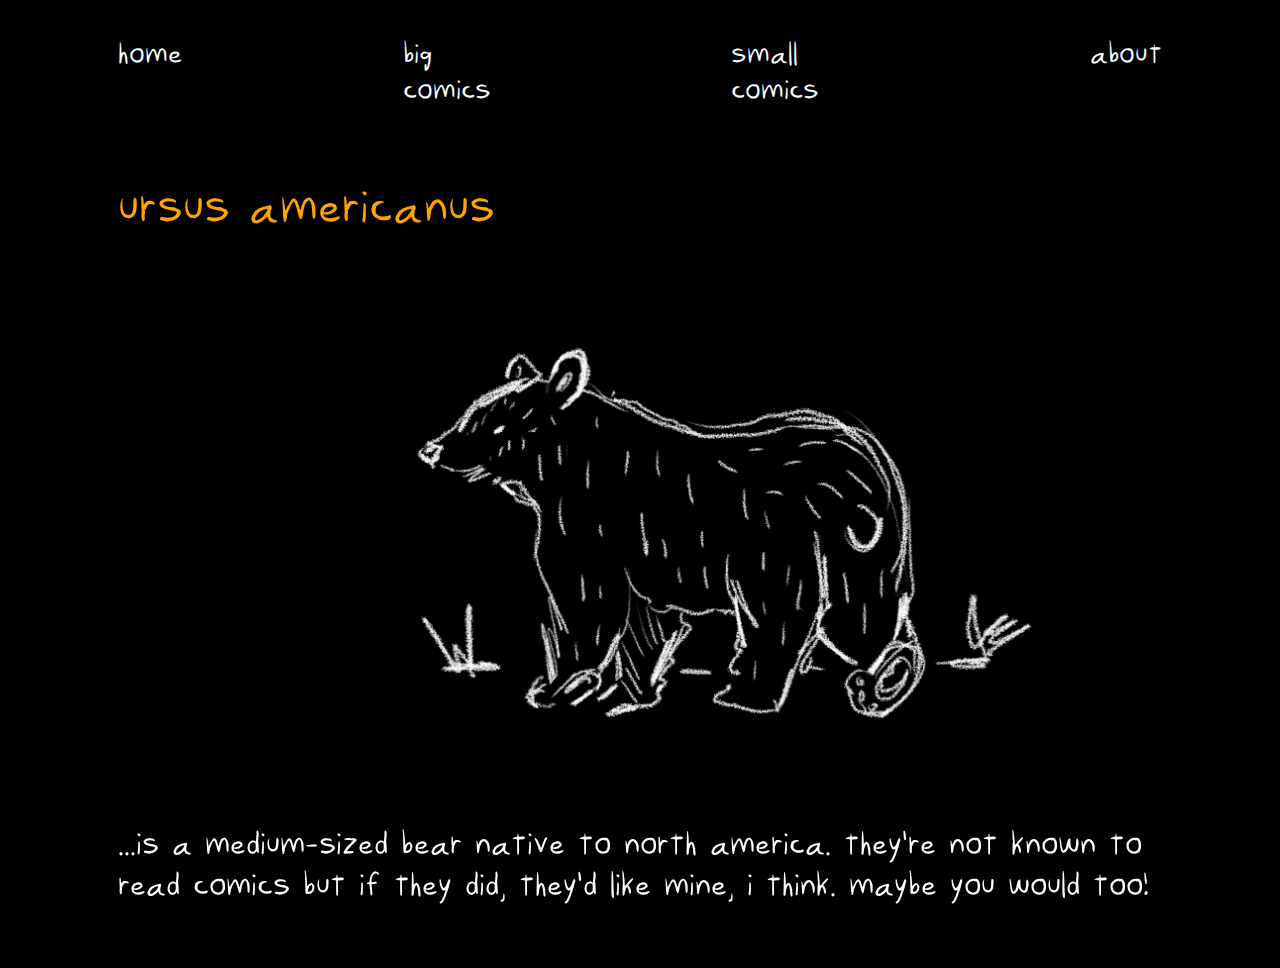
<file: index.html>
<!DOCTYPE html>
<head>
    <title>Ursus Americanus</title>
    <meta name="description" content="my first page" />
    <meta name="keywords" content="html tutorial template" />
    <link rel="stylesheet" href="./styles/style.css"/>
    <link rel="icon" type="image/png" href="./images/favicon.png" />
    <div class="topnav">
        <a class="active" href="index.html">home</a>
        <a href="longercomics.html">big comics</a>
        <a href="shortercomics.html">small comics</a>
        <a href="about.html">about</a>
      </div>


</head>
<body class="bodystyle">
    <p class="headerstyle">ursus americanus</p>
    <img class="format3" src="./images/bear.png">
    <p class="textstyle">...is a medium-sized bear native to north america. 
        they're not known to read comics but if they did, they'd like mine, i think. maybe you would too!</p>




</body>
</file>
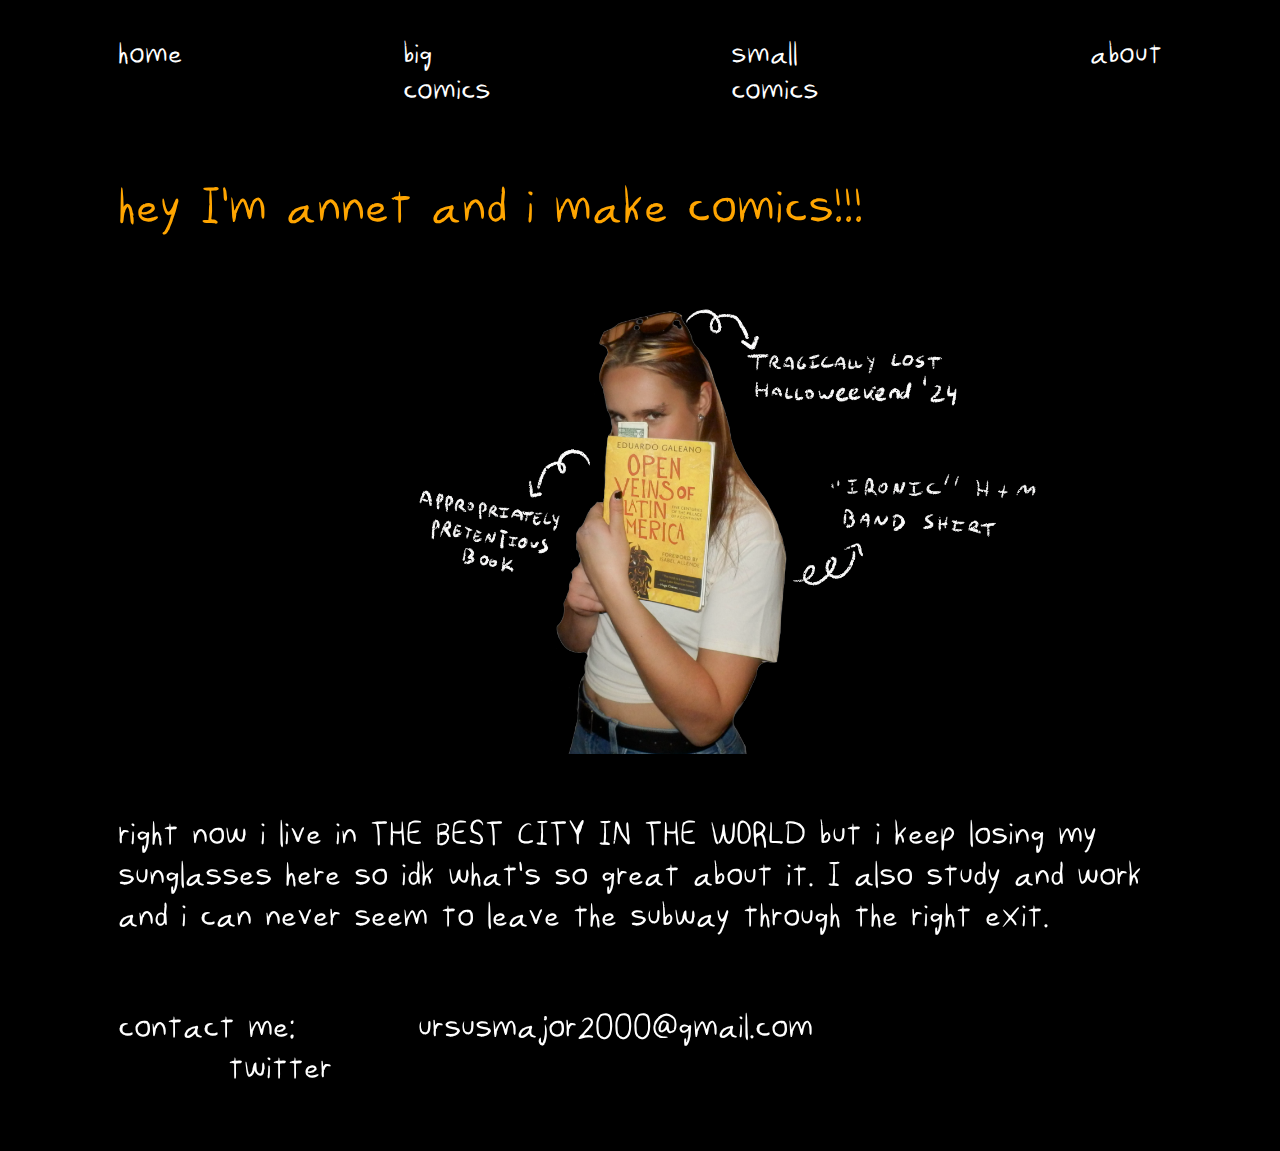
<file: about.html>
<!DOCTYPE html>
<head>
    <title>About Me</title>
    <meta name="description" content="my first page" />
    <meta name="keywords" content="html tutorial template" />
    <link rel="stylesheet" href="./styles/style.css"/>
    <link rel="icon" type="image/png" href="./images/favicon.png" />
    <div class="topnav">
        <a class="active" href="index.html">home</a>
        <a href="longercomics.html">big comics</a>
        <a href="shortercomics.html">small comics</a>
        <a href="about.html">about</a>
      </div>


</head>
<body class="bodystyle">

    <div class="headerstyle">hey I'm annet and i make comics!!!</div>
    <image class="format2" src="./images/me.png"></image>
    <div class="textstyle">right now i live in THE BEST CITY IN THE WORLD but i keep losing my sunglasses here 
        so idk what's so great about it. I also study and work and i can never seem to leave the subway through the right exit.</div>
    <div class="textstyle">contact me:<a class="contactstyle" href= "mailto: ursusmajor2000@gmail.com"> ursusmajor2000@gmail.com </a>
        <a class="contactstyle" href= "https://x.com/uschimajor2000" target="_blank">twitter</a></div>
    




</body>
</file>
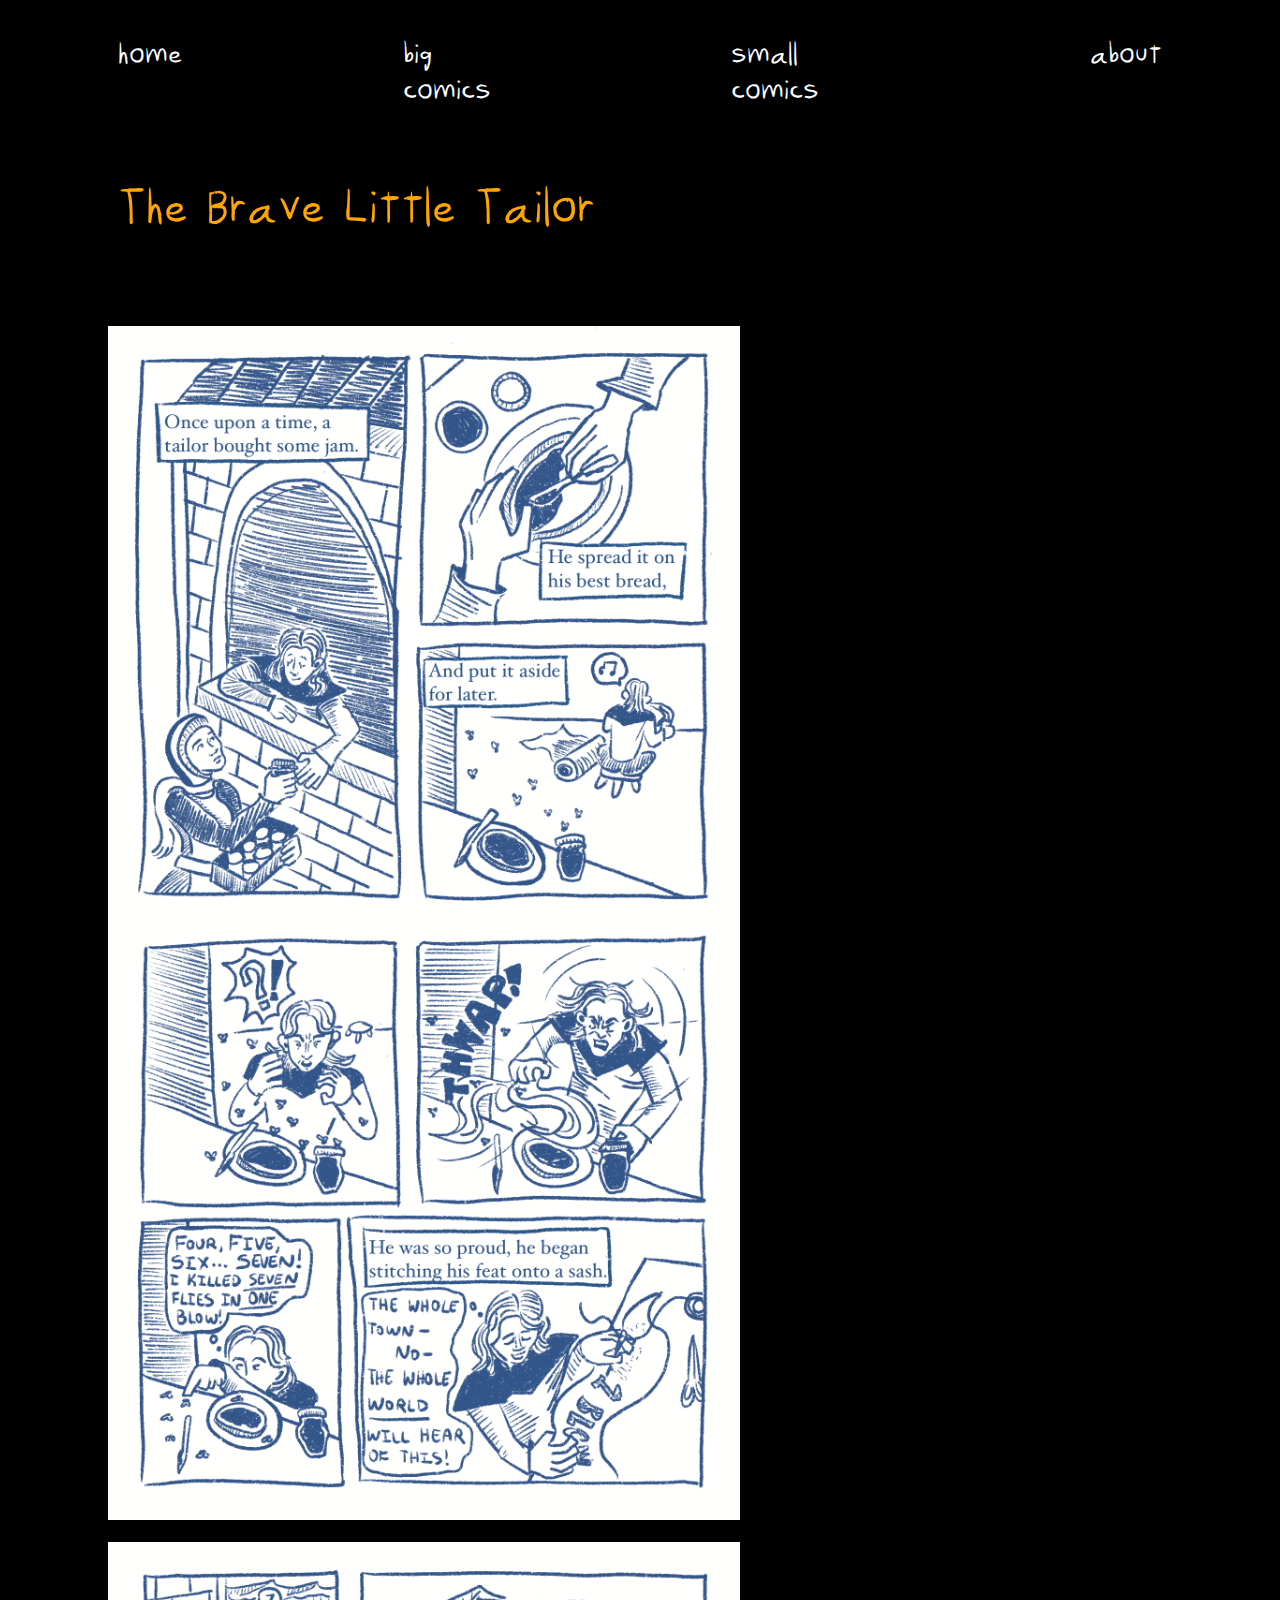
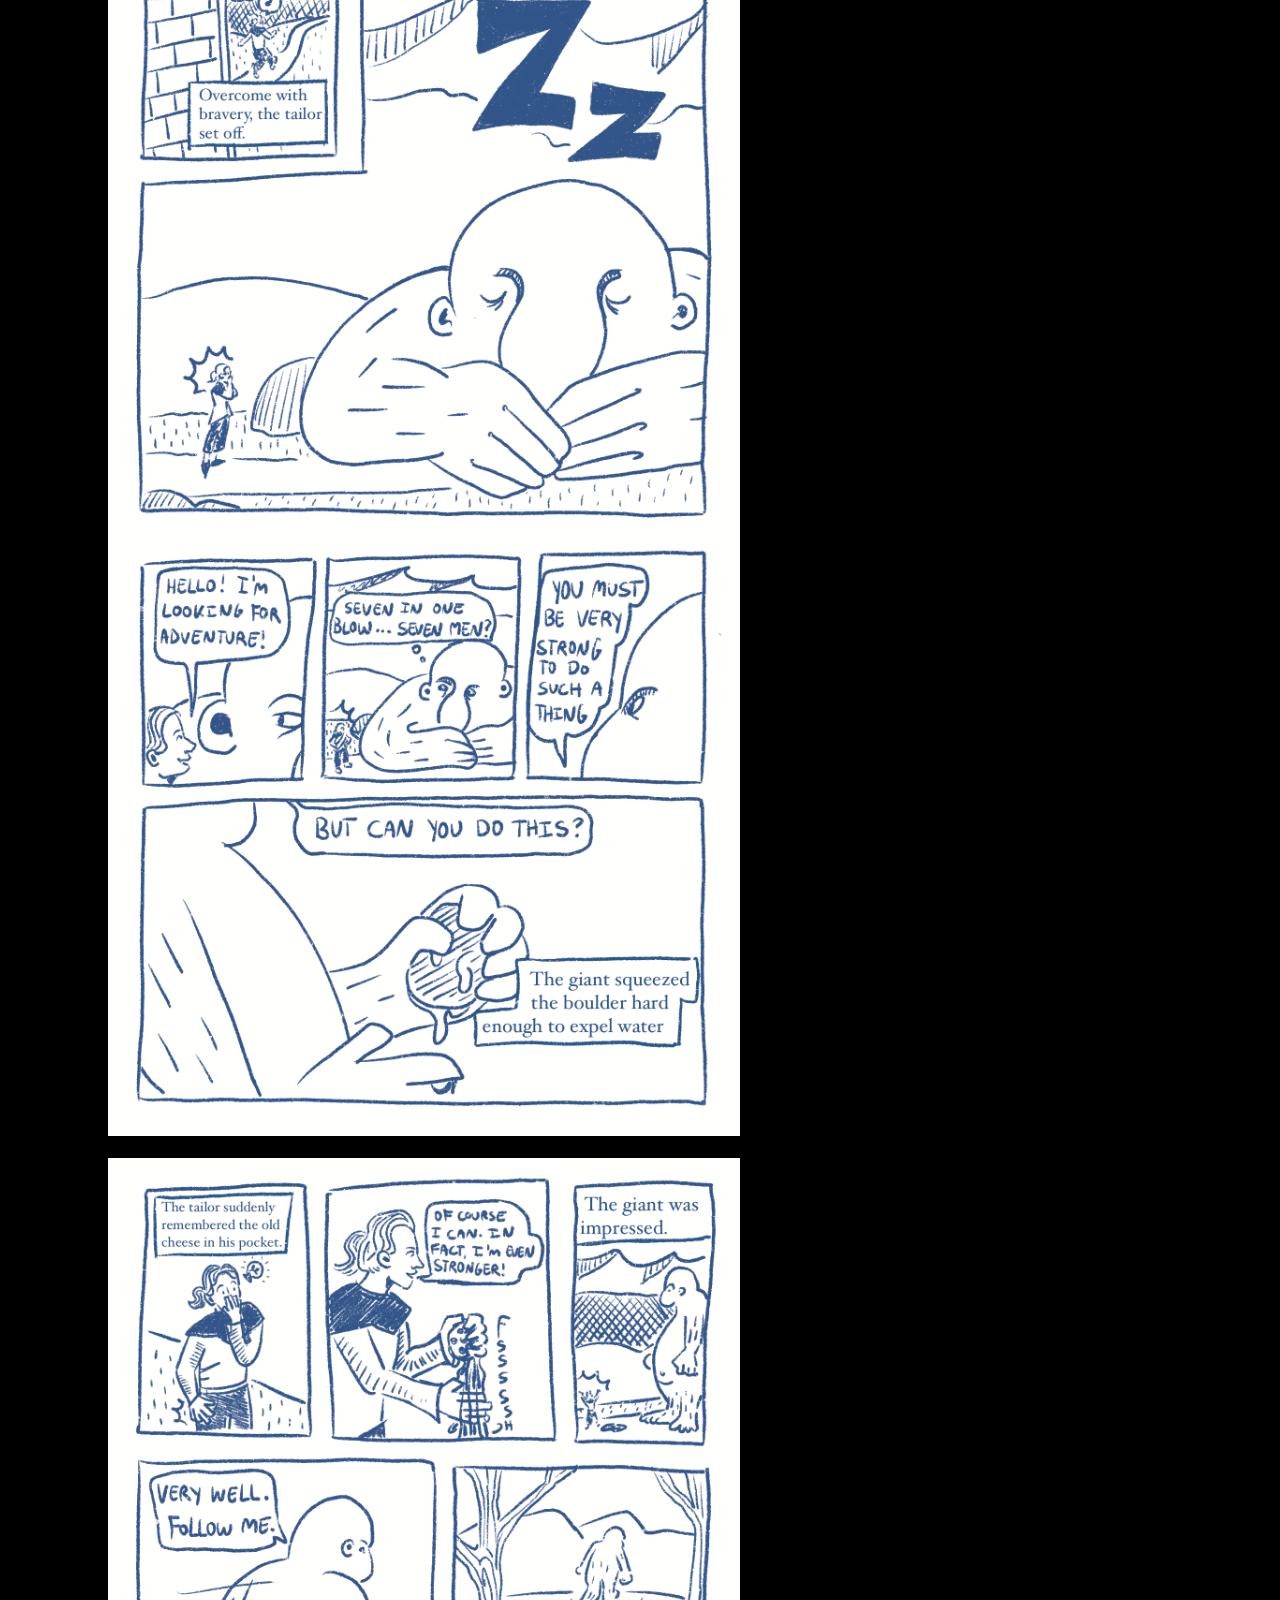
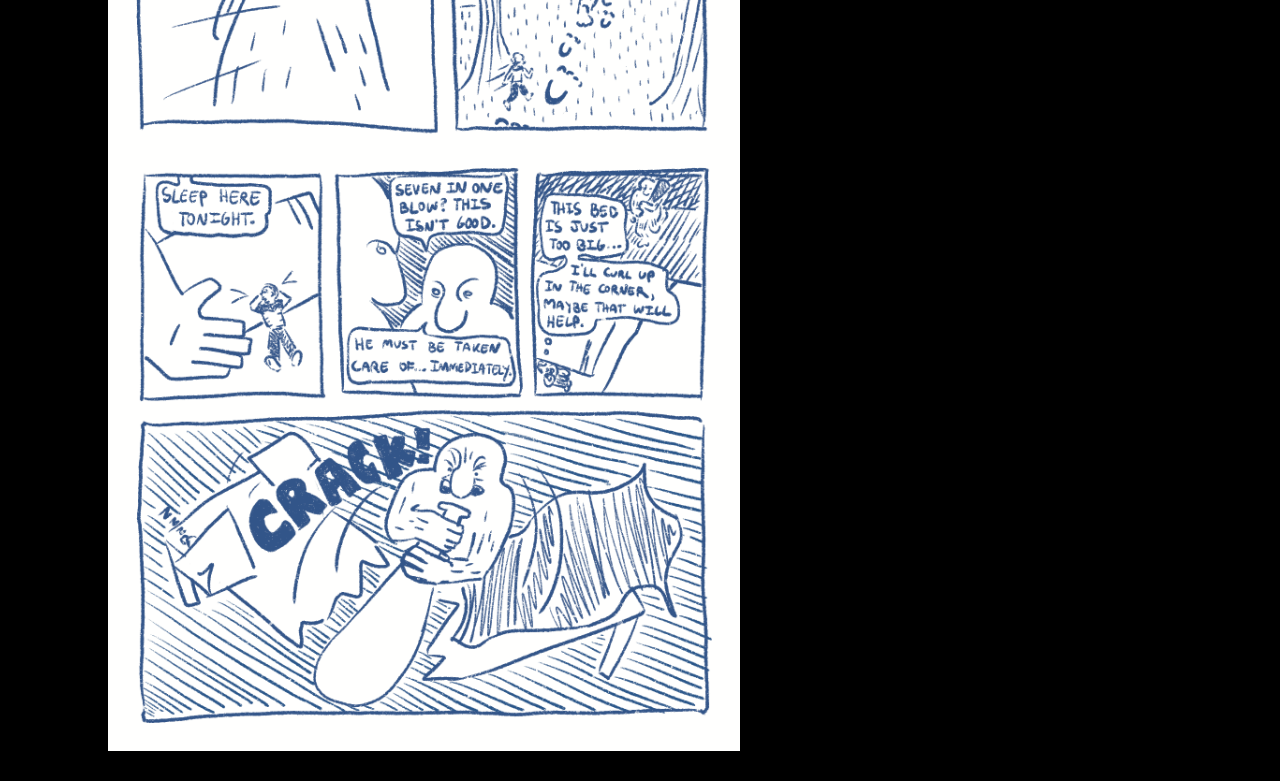
<file: blt.html>
<!DOCTYPE html>
<head>
    <link rel="stylesheet" href="./styles/style.css"/>
    <link rel="icon" type="image/png" href="./images/favicon.png" />
    <div class="topnav">
        <a class="active" href="index.html">home</a>
        <a href="longercomics.html">big comics</a>
        <a href="shortercomics.html">small comics</a>
        <a href="about.html">about</a>
      </div>

      </head>

      <p class="headerstyle">The Brave Little Tailor</p>
      <body class="bodystyle">
        <div>
        <img class="format1" src="./images/blt1.png">
        <img class="format1" src="./images/blt2.png">
        <img class="format1" src="./images/blt3.png">
        </div>
     

        </body>
</file>
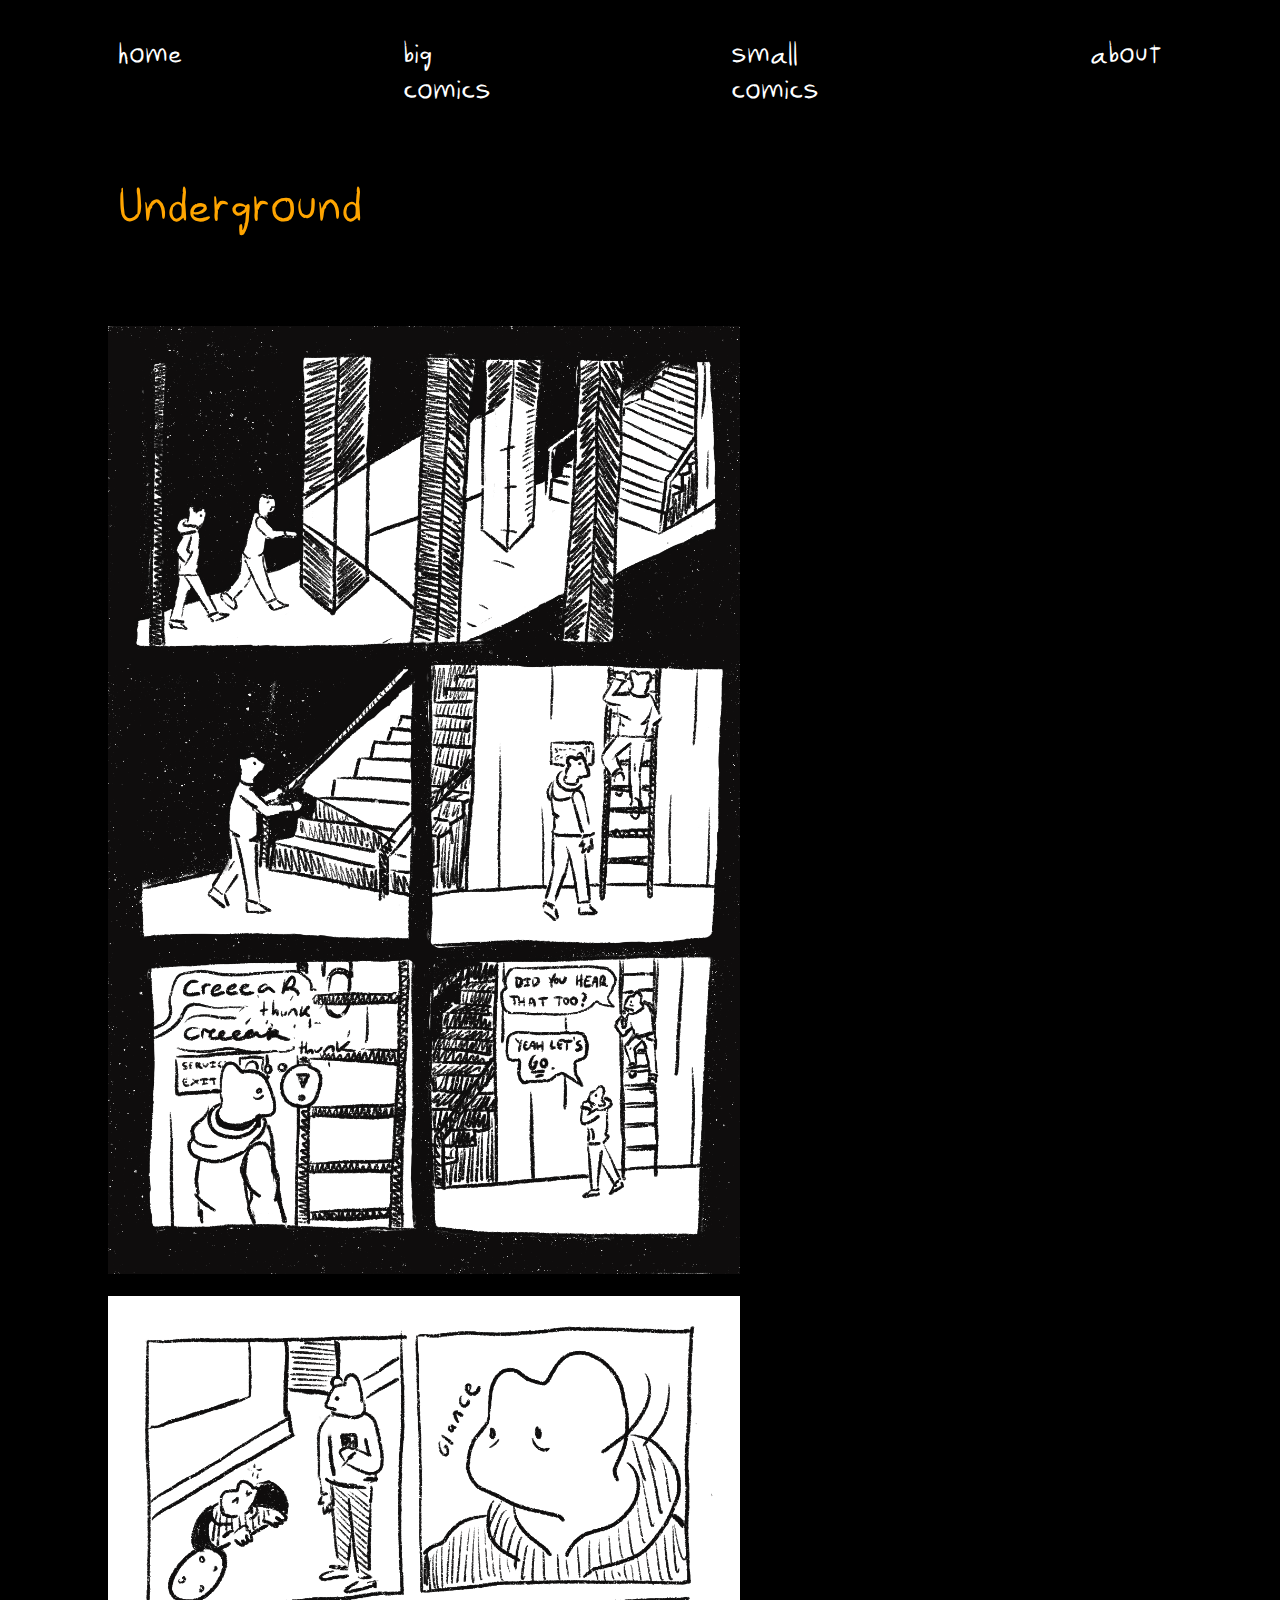
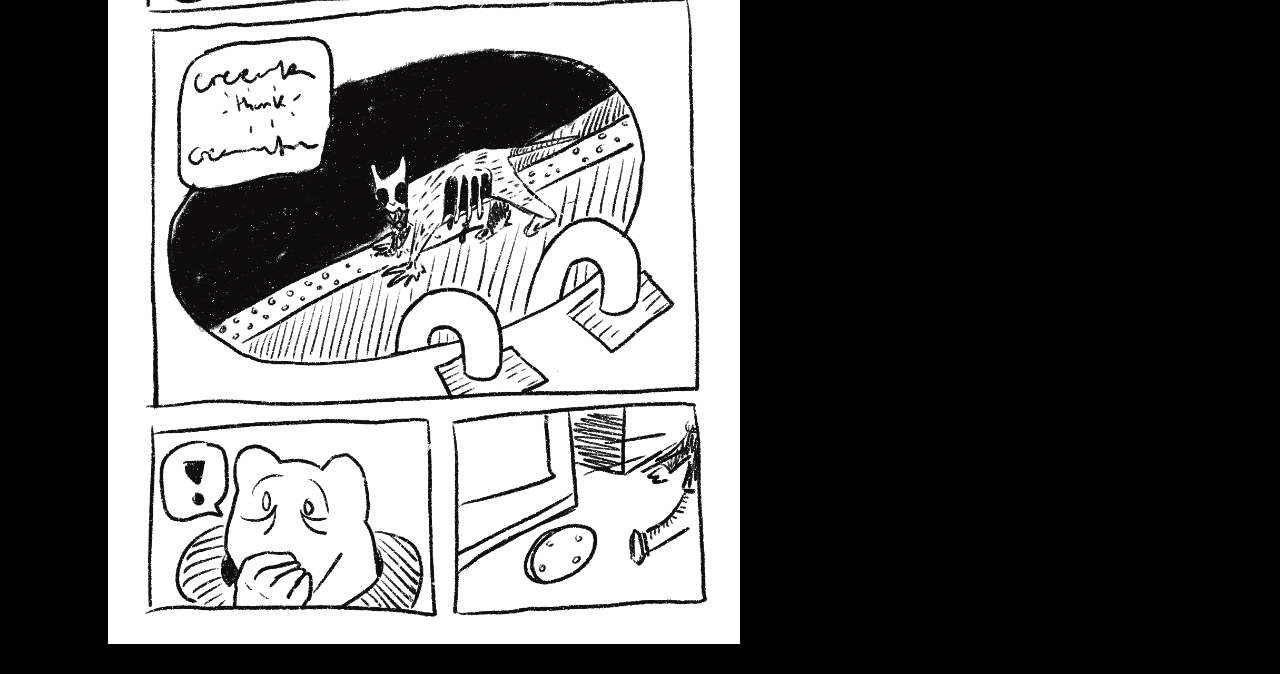
<file: underground.html>
<!DOCTYPE html>
<head>
  <title>Underground</title>
  <meta name="description" content="my first page" />
  <meta name="keywords" content="html tutorial template" />
    <link rel="stylesheet" href="./styles/style.css"/>
    <link rel="icon" type="image/png" href="./images/favicon.png" />
    <div class="topnav">
        <a class="active" href="index.html">home</a>
        <a href="longercomics.html">big comics</a>
        <a href="shortercomics.html">small comics</a>
        <a href="about.html">about</a>
      </div>

      </head>

      <body class="bodystyle">
        
      <p class="headerstyle">Underground</p>
        <div>
        <img class="format1" src="./images/underground2.png">
        <img class="format1" src="./images/undergound1.png">
        </div>
     

        </body>
</file>
<file: styles/style.css>
.topnav {
    font-family: Handwriting-Regular;
    overflow: hidden;
    display: flex;

  }
  .topnav a {
    float: left;
    color: hsl(0, 0%, 100%);
    text-align: left;
    margin-top: 20px;
    margin-left: 100px;
    margin-right: 100px;
    padding: 10px;
    text-decoration: none;
    font-size: 45px;
  }

  .topnav a:hover {
    color: orange;
    text-decoration: dashed;
  }
  

@font-face {
    font-family: Handwriting-Regular;
    src: url(Handwriting-Regular.ttf);
}

.bodystyle{
    font-family: Handwriting-Regular;
    background-color: black;
    
}

.textstyle{
  padding: 10px;
  margin-left: 100px;
  margin-right: 100px;
  margin-bottom: 50px;
  color: #ffffff;
  font-size: 50px;
}

.textstyle1{
  padding: 10px;
  margin-left: 100px;
  margin-right: 100px;
  margin-bottom: 50px;
  color: #ffffff;
  font-size: 10px;
}


.contactstyle{
  padding: 10px;
  margin-left: 100px;
  margin-right: 100px;
  margin-bottom: 50px;
  color: #ffffff;
  font-size: 50px;
  text-decoration: dotted;
  &:hover{
    color: orange;
    cursor: pointer;
  }
}



.headerstyle{
  margin-top: 50px;
  padding: 10px;
  margin-left: 100px;
  margin-right: 100px;
  color: orange;
  font-size: 75px;

}


.myImg {
  border-radius: 5px;
  cursor: pointer;
  transition: 0.3s;
  margin-left: 50px;
  margin-right: 50px;
  padding: 20px;
}

.myImg:hover {opacity: 0.7;}

/* The Modal (background) */
.modal {
  display: none; /* Hidden by default */
  position: fixed; /* Stay in place */
  z-index: 1; /* Sit on top */
  padding-top: 100px; /* Location of the box */
  left: 0;
  top: 0;
  width: 100%; /* Full width */
  height: 100%; /* Full height */
  overflow: auto; /* Enable scroll if needed */
  background-color: rgb(0,0,0); /* Fallback color */
  background-color: rgba(0,0,0,0.9); /* Black w/ opacity */
}

/* Modal Content (image) */
.modal-content {
  margin: auto;
  display: block;
  width: 80%;
  max-width: 700px;
}

/* Caption of Modal Image */
#caption {
  margin: auto;
  display: block;
  width: 80%;
  max-width: 700px;
  text-align: center;
  color: #ccc;
  padding: 10px 0;
  height: 150px;
  font-size: 50px;
}

/* Add Animation */
.modal-content, #caption {  
  -webkit-animation-name: zoom;
  -webkit-animation-duration: 0.6s;
  animation-name: zoom;
  animation-duration: 0.6s;
}

@-webkit-keyframes zoom {
  from {-webkit-transform:scale(0)} 
  to {-webkit-transform:scale(1)}
}

@keyframes zoom {
  from {transform:scale(0)} 
  to {transform:scale(1)}
}

/* The Close Button */
.close {
  position: absolute;
  top: 15px;
  right: 35px;
  color: #f1f1f1;
  font-size: 40px;
  font-weight: bold;
  transition: 0.3s;
}

.close:hover,
.close:focus {
  color: #bbb;
  text-decoration: none;
  cursor: pointer;
}

/* 100% Image Width on Smaller Screens */
@media only screen and (max-width: 700px){
  .modal-content {
    width: 100%;
  }
}

.flex-container {
  margin-left: 100px;
  margin-right: 100px;
  display: flex;
  flex-wrap: wrap;
  align-content: space-around;
  align-items: center;
}

.cell{
  border-radius: 10px;
  width: 300px;
  height: 300px;
  margin: 20px;
  object-position: top;
  object-fit: cover;
  line-height: 75px;
  font-size: 30px;
  &:hover {
    opacity: 0.7;
  }

}


.format1{
  margin-top: 0px;
  margin-bottom: 20px;
  margin-left: 100px;
  margin-right: 100px;
  width: 50%;

}


.format2{
  margin-top: 50px;
  margin-bottom: 50px;
  margin-left: 400px;
  margin-right: 100px;
  width: 50%;

}

.format3{
  margin-top: 10px;
  margin-bottom: 30px;
  margin-left: 400px;
  margin-right: 100px;
  width: 50%;

}
</file>
